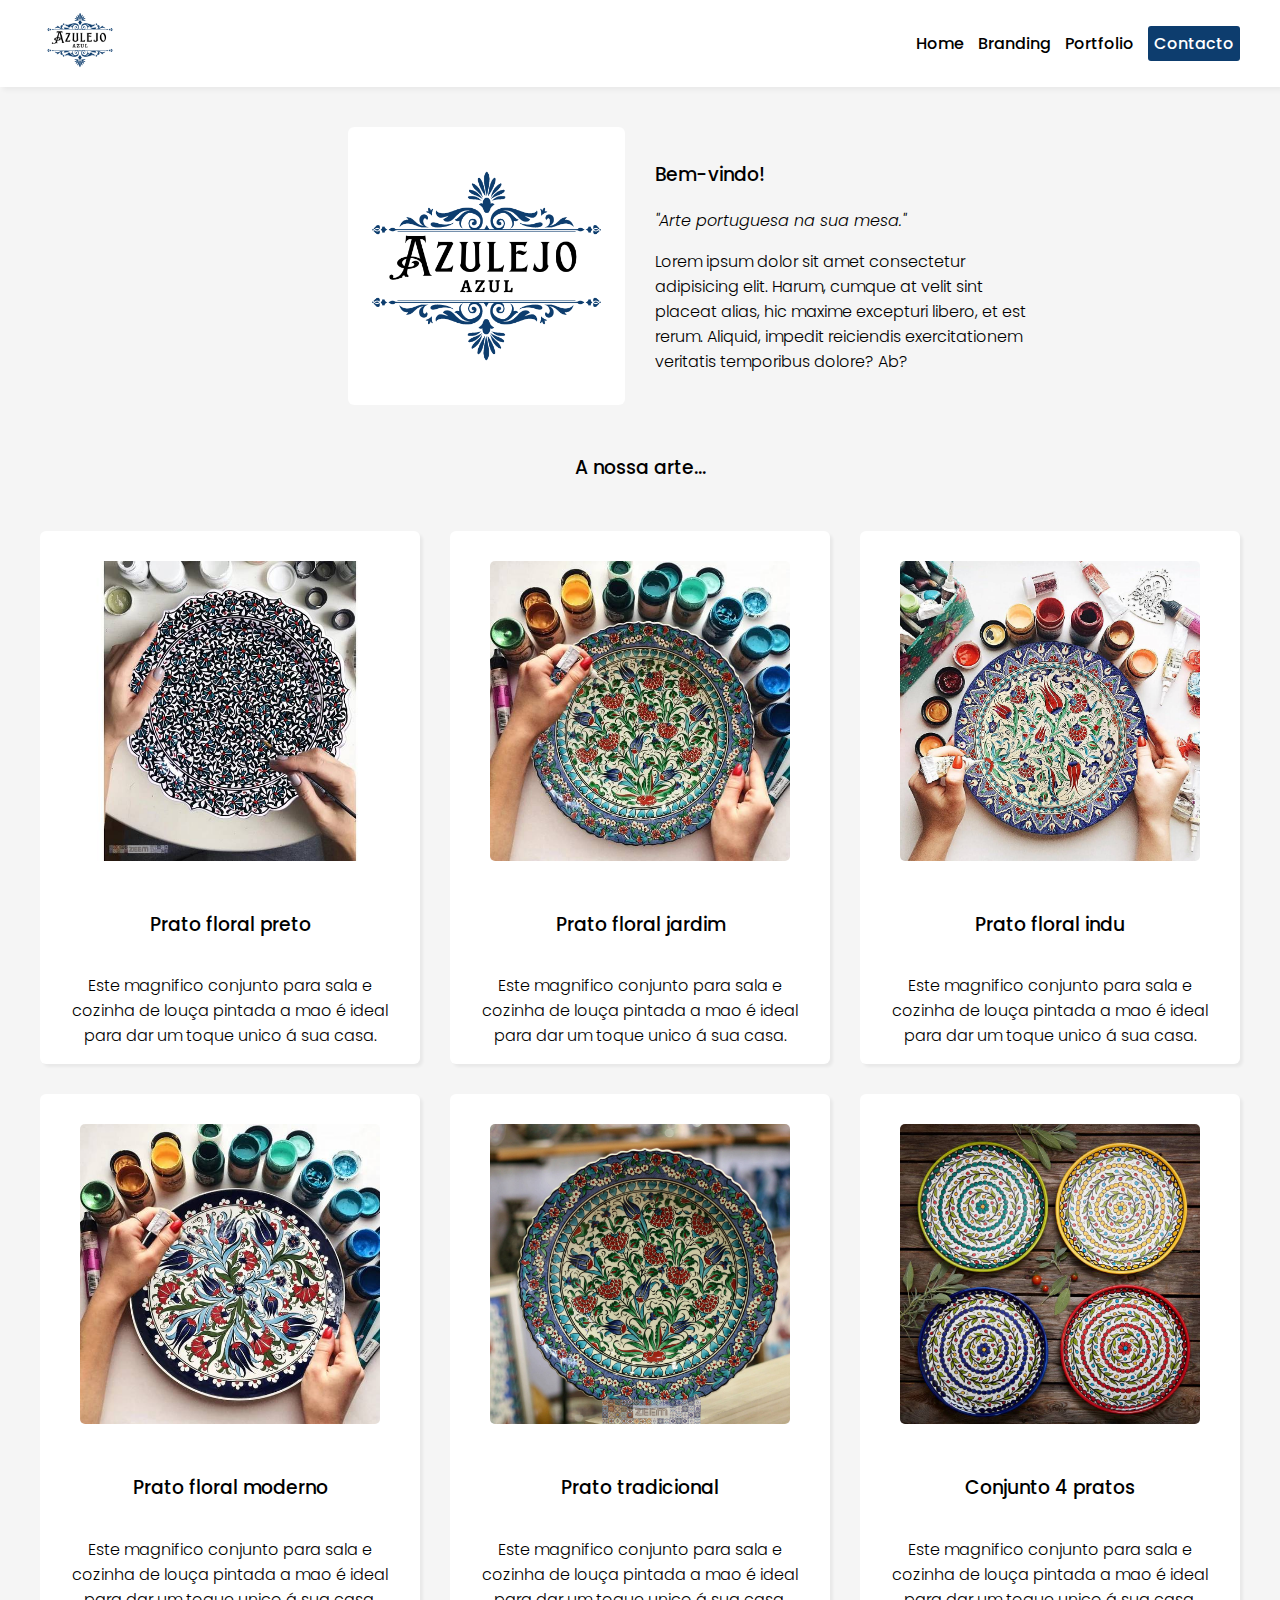
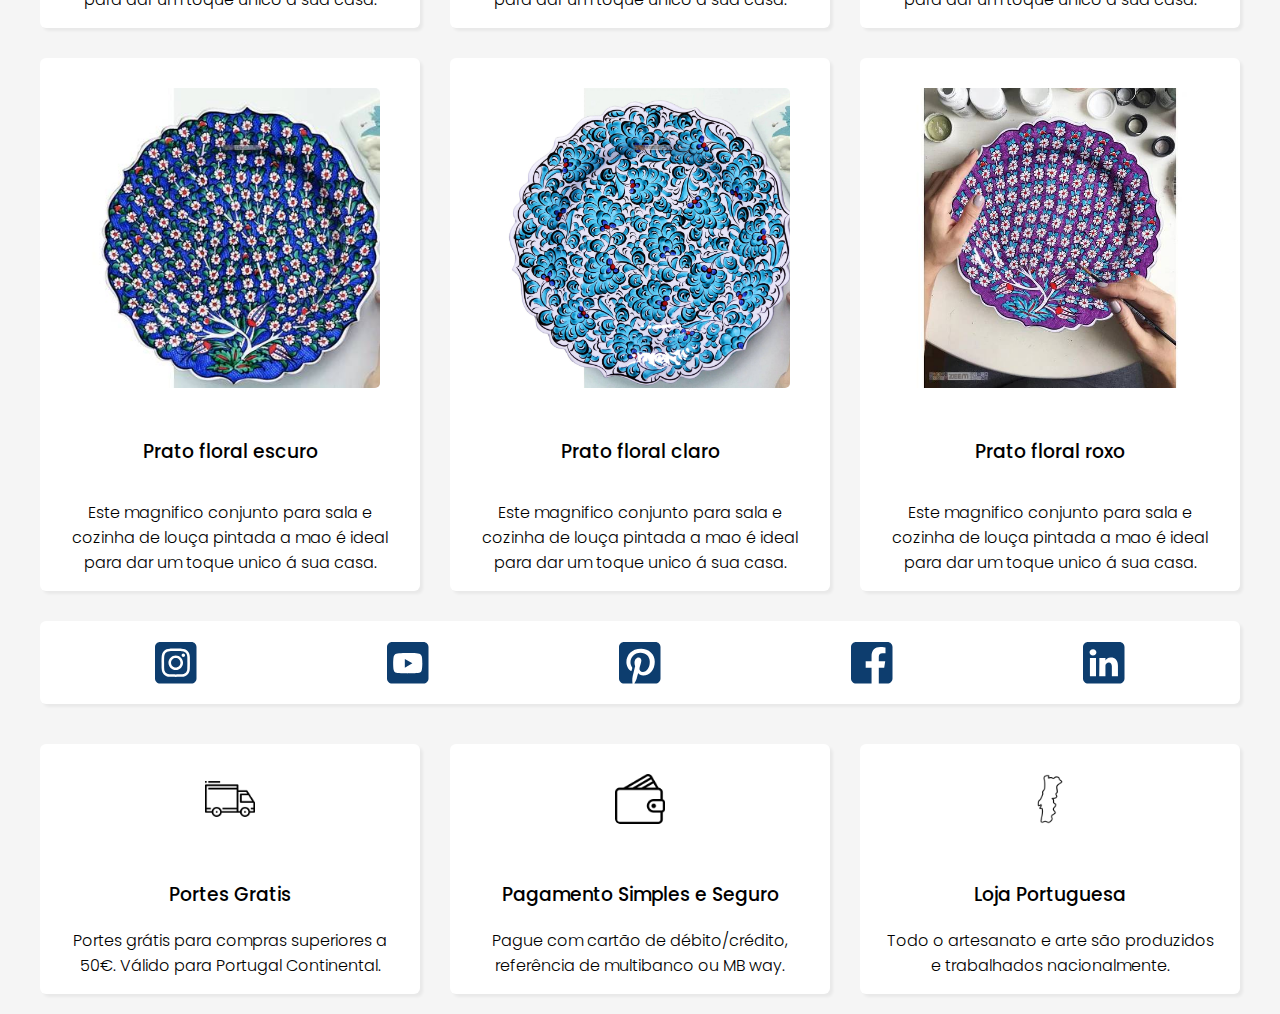
<file: index.html>
<!DOCTYPE html>
<html lang="pt">
  <head>
    <meta charset="UTF-8" />
    <meta name="viewport" content="width=device-width, initial-scale=1.0" />
    <title>Azulejo Azul</title>
    <link rel="shortcut icon" href="img/logo.png" type="image/x-icon" />
    <link rel="stylesheet" href="style.css" />
    <script src="sidebar.js"></script>
  </head>
  <body>
    <header class="grid">
      <a href="#"><img src="img/logo.png" alt="" /></a>
      <nav class="sidebar">
        <a href="#" onclick="hideSidebar()"
          ><svg
            height="24px"
            id="Layer_1"
            style="enable-background: new 0 0 512 512"
            version="1.1"
            viewBox="0 0 512 512"
            width="24px"
            xml:space="preserve"
            xmlns="http://www.w3.org/2000/svg"
            xmlns:xlink="http://www.w3.org/1999/xlink"
          >
            <path
              d="M189.3,128.4L89,233.4c-6,5.8-9,13.7-9,22.4c0,8.7,3,16.5,9,22.4l100.3,105.4c11.9,12.5,31.3,12.5,43.2,0  c11.9-12.5,11.9-32.7,0-45.2L184.4,288h217c16.9,0,30.6-14.3,30.6-32c0-17.7-13.7-32-30.6-32h-217l48.2-50.4  c11.9-12.5,11.9-32.7,0-45.2C220.6,115.9,201.3,115.9,189.3,128.4z"
            /></svg
        ></a>
        <a href="#">Home</a>
        <a href="Branding.html">Branding</a>
        <a href="portfolio.html">Portfolio</a>
        <a href="contactos.html">Contacto</a>
      </nav>
      <nav>
        <a href="#" class="hideOnMobile">Home</a>
        <a href="Branding.html" class="hideOnMobile">Branding</a>
        <a href="portfolio.html" class="hideOnMobile">Portfolio</a>
        <a href="contactos.html" id="contacto">Contacto</a>
        <a href="#" onclick="showSidebar()" class="menuButton"
          ><svg
            xmlns="http://www.w3.org/2000/svg"
            height="30px"
            viewBox="0 -960 960 960"
            width="30px"
            fill="#000000"
          >
            <path
              d="M120-240v-80h720v80H120Zm0-200v-80h720v80H120Zm0-200v-80h720v80H120Z"
            /></svg
        ></a>
      </nav>
    </header>
    <main class="grid">
      <img src="img/logo.png" alt="logo azulejo azul" id="logo" />
      <div class="welcome">
        <h3>Bem-vindo!</h3>
        <p><i>"Arte portuguesa na sua mesa."</i></p>
        <p>
          Lorem ipsum dolor sit amet consectetur adipisicing elit. Harum, cumque
          at velit sint placeat alias, hic maxime excepturi libero, et est
          rerum. Aliquid, impedit reiciendis exercitationem veritatis temporibus
          dolore? Ab?
        </p>
      </div>
      <h3 class="tgaleria">A nossa arte...</h3>
      <div class="cartao">
        <img src="img/prato9.webp" alt="" width="100px" />
        <h3>Prato floral preto</h3>
        <p>
          Este magnifico conjunto para sala e cozinha de louça pintada a mao é
          ideal para dar um toque unico á sua casa.
        </p>
      </div>
      <div class="cartao">
        <img src="img/prato1.webp" alt="" width="100px" />
        <h3>Prato floral jardim</h3>
        <p>
          Este magnifico conjunto para sala e cozinha de louça pintada a mao é
          ideal para dar um toque unico á sua casa.
        </p>
      </div>
      <div class="cartao">
        <img src="img/prato2.jpg" alt="" />
        <h3>Prato floral indu</h3>
        <p>
          Este magnifico conjunto para sala e cozinha de louça pintada a mao é
          ideal para dar um toque unico á sua casa.
        </p>
      </div>
      <div class="cartao">
        <img src="img/prato3.webp" alt="" width="100px" />
        <h3>Prato floral moderno</h3>
        <p>
          Este magnifico conjunto para sala e cozinha de louça pintada a mao é
          ideal para dar um toque unico á sua casa.
        </p>
      </div>
      <div class="cartao">
        <img src="img/prato4.webp" alt="" width="100px" />
        <h3>Prato tradicional</h3>
        <p>
          Este magnifico conjunto para sala e cozinha de louça pintada a mao é
          ideal para dar um toque unico á sua casa.
        </p>
      </div>
      <div class="cartao">
        <img src="img/prato5.webp" alt="" />
        <h3>Conjunto 4 pratos</h3>
        <p>
          Este magnifico conjunto para sala e cozinha de louça pintada a mao é
          ideal para dar um toque unico á sua casa.
        </p>
      </div>
      <div class="cartao">
        <img src="img/prato6.webp" alt="" width="100px" />
        <h3>Prato floral escuro</h3>
        <p>
          Este magnifico conjunto para sala e cozinha de louça pintada a mao é
          ideal para dar um toque unico á sua casa.
        </p>
      </div>
      <div class="cartao">
        <img src="img/prato7.webp" alt="" width="100px" />
        <h3>Prato floral claro</h3>
        <p>
          Este magnifico conjunto para sala e cozinha de louça pintada a mao é
          ideal para dar um toque unico á sua casa.
        </p>
      </div>
      <div class="cartao">
        <img src="img/prato8.webp" alt="" />
        <h3>Prato floral roxo</h3>
        <p>
          Este magnifico conjunto para sala e cozinha de louça pintada a mao é
          ideal para dar um toque unico á sua casa.
        </p>
      </div>
      <div class="socials">
        <a href=""
          ><?xml version="1.0" ?><!DOCTYPE svg PUBLIC '-//W3C//DTD SVG 1.1//EN' 'http://www.w3.org/Graphics/SVG/1.1/DTD/svg11.dtd'>
          <svg
            style="
              fill: #0d3d6e;
              fill-rule: evenodd;
              clip-rule: evenodd;
              stroke-linejoin: round;
              stroke-miterlimit: 2;
            "
            version="1.1"
            viewBox="0 0 512 512"
            width="100%"
            xml:space="preserve"
            xmlns="http://www.w3.org/2000/svg"
            xmlns:serif="http://www.serif.com/"
            xmlns:xlink="http://www.w3.org/1999/xlink"
          >
            <path
              d="M449.446,0c34.525,0 62.554,28.03 62.554,62.554l0,386.892c0,34.524 -28.03,62.554 -62.554,62.554l-386.892,0c-34.524,0 -62.554,-28.03 -62.554,-62.554l0,-386.892c0,-34.524 28.029,-62.554 62.554,-62.554l386.892,0Zm-193.446,81c-47.527,0 -53.487,0.201 -72.152,1.053c-18.627,0.85 -31.348,3.808 -42.48,8.135c-11.508,4.472 -21.267,10.456 -30.996,20.184c-9.729,9.729 -15.713,19.489 -20.185,30.996c-4.326,11.132 -7.284,23.853 -8.135,42.48c-0.851,18.665 -1.052,24.625 -1.052,72.152c0,47.527 0.201,53.487 1.052,72.152c0.851,18.627 3.809,31.348 8.135,42.48c4.472,11.507 10.456,21.267 20.185,30.996c9.729,9.729 19.488,15.713 30.996,20.185c11.132,4.326 23.853,7.284 42.48,8.134c18.665,0.852 24.625,1.053 72.152,1.053c47.527,0 53.487,-0.201 72.152,-1.053c18.627,-0.85 31.348,-3.808 42.48,-8.134c11.507,-4.472 21.267,-10.456 30.996,-20.185c9.729,-9.729 15.713,-19.489 20.185,-30.996c4.326,-11.132 7.284,-23.853 8.134,-42.48c0.852,-18.665 1.053,-24.625 1.053,-72.152c0,-47.527 -0.201,-53.487 -1.053,-72.152c-0.85,-18.627 -3.808,-31.348 -8.134,-42.48c-4.472,-11.507 -10.456,-21.267 -20.185,-30.996c-9.729,-9.728 -19.489,-15.712 -30.996,-20.184c-11.132,-4.327 -23.853,-7.285 -42.48,-8.135c-18.665,-0.852 -24.625,-1.053 -72.152,-1.053Zm0,31.532c46.727,0 52.262,0.178 70.715,1.02c17.062,0.779 26.328,3.63 32.495,6.025c8.169,3.175 13.998,6.968 20.122,13.091c6.124,6.124 9.916,11.954 13.091,20.122c2.396,6.167 5.247,15.433 6.025,32.495c0.842,18.453 1.021,23.988 1.021,70.715c0,46.727 -0.179,52.262 -1.021,70.715c-0.778,17.062 -3.629,26.328 -6.025,32.495c-3.175,8.169 -6.967,13.998 -13.091,20.122c-6.124,6.124 -11.953,9.916 -20.122,13.091c-6.167,2.396 -15.433,5.247 -32.495,6.025c-18.45,0.842 -23.985,1.021 -70.715,1.021c-46.73,0 -52.264,-0.179 -70.715,-1.021c-17.062,-0.778 -26.328,-3.629 -32.495,-6.025c-8.169,-3.175 -13.998,-6.967 -20.122,-13.091c-6.124,-6.124 -9.917,-11.953 -13.091,-20.122c-2.396,-6.167 -5.247,-15.433 -6.026,-32.495c-0.842,-18.453 -1.02,-23.988 -1.02,-70.715c0,-46.727 0.178,-52.262 1.02,-70.715c0.779,-17.062 3.63,-26.328 6.026,-32.495c3.174,-8.168 6.967,-13.998 13.091,-20.122c6.124,-6.123 11.953,-9.916 20.122,-13.091c6.167,-2.395 15.433,-5.246 32.495,-6.025c18.453,-0.842 23.988,-1.02 70.715,-1.02Zm0,53.603c-49.631,0 -89.865,40.234 -89.865,89.865c0,49.631 40.234,89.865 89.865,89.865c49.631,0 89.865,-40.234 89.865,-89.865c0,-49.631 -40.234,-89.865 -89.865,-89.865Zm0,148.198c-32.217,0 -58.333,-26.116 -58.333,-58.333c0,-32.217 26.116,-58.333 58.333,-58.333c32.217,0 58.333,26.116 58.333,58.333c0,32.217 -26.116,58.333 -58.333,58.333Zm114.416,-151.748c0,11.598 -9.403,20.999 -21.001,20.999c-11.597,0 -20.999,-9.401 -20.999,-20.999c0,-11.598 9.402,-21 20.999,-21c11.598,0 21.001,9.402 21.001,21Z"
            /></svg
        ></a>
        <a href=""
          ><?xml version="1.0" ?><!DOCTYPE svg PUBLIC '-//W3C//DTD SVG 1.1//EN' 'http://www.w3.org/Graphics/SVG/1.1/DTD/svg11.dtd'>
          <svg
            style="
              fill: #0d3d6e;
              fill-rule: evenodd;
              clip-rule: evenodd;
              stroke-linejoin: round;
              stroke-miterlimit: 2;
            "
            version="1.1"
            viewBox="0 0 512 512"
            width="100%"
            xml:space="preserve"
            xmlns="http://www.w3.org/2000/svg"
            xmlns:serif="http://www.serif.com/"
            xmlns:xlink="http://www.w3.org/1999/xlink"
          >
            <path
              d="M449.446,0c34.525,0 62.554,28.03 62.554,62.554l0,386.892c0,34.524 -28.03,62.554 -62.554,62.554l-386.892,0c-34.524,0 -62.554,-28.03 -62.554,-62.554l0,-386.892c0,-34.524 28.029,-62.554 62.554,-62.554l386.892,0Zm-20.967,175.63c-4.139,-15.489 -16.337,-27.687 -31.826,-31.826c-28.078,-7.524 -140.653,-7.524 -140.653,-7.524c0,0 -112.575,0 -140.653,7.524c-15.486,4.139 -27.686,16.337 -31.826,31.826c-7.521,28.075 -7.521,86.652 -7.521,86.652c0,0 0,58.576 7.521,86.648c4.14,15.489 16.34,27.69 31.826,31.829c28.078,7.521 140.653,7.521 140.653,7.521c0,0 112.575,0 140.653,-7.521c15.489,-4.139 27.687,-16.34 31.826,-31.829c7.521,-28.072 7.521,-86.648 7.521,-86.648c0,0 0,-58.577 -7.521,-86.652Zm-208.481,140.653l0,-108.002l93.53,54.001l-93.53,54.001Z"
            /></svg
        ></a>
        <a href=""
          ><?xml version="1.0" ?><!DOCTYPE svg PUBLIC '-//W3C//DTD SVG 1.1//EN' 'http://www.w3.org/Graphics/SVG/1.1/DTD/svg11.dtd'>
          <svg
            style="
              fill: #0d3d6e;
              fill-rule: evenodd;
              clip-rule: evenodd;
              stroke-linejoin: round;
              stroke-miterlimit: 2;
            "
            version="1.1"
            viewBox="0 0 512 512"
            width="100%"
            xml:space="preserve"
            xmlns="http://www.w3.org/2000/svg"
            xmlns:serif="http://www.serif.com/"
            xmlns:xlink="http://www.w3.org/1999/xlink"
          >
            <path
              d="M449.446,0c34.525,0 62.554,28.03 62.554,62.554l0,386.892c0,34.524 -28.03,62.554 -62.554,62.554l-260.214,0c10.837,-18.276 24.602,-44.144 30.094,-65.264c3.331,-12.822 17.073,-65.143 17.073,-65.143c8.934,17.04 35.04,31.465 62.807,31.465c82.652,0 142.199,-76.005 142.199,-170.448c0,-90.528 -73.876,-158.265 -168.937,-158.265c-118.259,0 -181.063,79.384 -181.063,165.827c0,40.192 21.397,90.228 55.623,106.161c5.192,2.415 7.969,1.351 9.164,-3.666c0.909,-3.809 5.53,-22.421 7.612,-31.077c0.665,-2.767 0.336,-5.147 -1.901,-7.86c-11.323,-13.729 -20.394,-38.983 -20.394,-62.536c0,-60.438 45.767,-118.921 123.739,-118.921c67.317,0 114.465,45.875 114.465,111.485c0,74.131 -37.438,125.487 -86.146,125.487c-26.9,0 -47.034,-22.243 -40.579,-49.52c7.727,-32.575 22.696,-67.726 22.696,-91.239c0,-21.047 -11.295,-38.601 -34.673,-38.601c-27.5,0 -49.585,28.448 -49.585,66.551c0,24.27 8.198,40.685 8.198,40.685c0,0 -27.155,114.826 -32.132,136.211c-5.51,23.659 -3.352,56.982 -0.956,78.664l0.011,0.004l-103.993,0c-34.524,0 -62.554,-28.03 -62.554,-62.554l0,-386.892c0,-34.524 28.029,-62.554 62.554,-62.554l386.892,0Z"
            /></svg
        ></a>
        <a href=""
          ><svg
            style="
              fill: #0d3d6e;
              fill-rule: evenodd;
              clip-rule: evenodd;
              stroke-linejoin: round;
              stroke-miterlimit: 2;
            "
            version="1.1"
            viewBox="0 0 512 512"
            width="100%"
            xml:space="preserve"
            xmlns="http://www.w3.org/2000/svg"
            xmlns:serif="http://www.serif.com/"
            xmlns:xlink="http://www.w3.org/1999/xlink"
          >
            <path
              d="M449.446,0c34.525,0 62.554,28.03 62.554,62.554l0,386.892c0,34.524 -28.03,62.554 -62.554,62.554l-106.468,0l0,-192.915l66.6,0l12.672,-82.621l-79.272,0l0,-53.617c0,-22.603 11.073,-44.636 46.58,-44.636l36.042,0l0,-70.34c0,0 -32.71,-5.582 -63.982,-5.582c-65.288,0 -107.96,39.569 -107.96,111.204l0,62.971l-72.573,0l0,82.621l72.573,0l0,192.915l-191.104,0c-34.524,0 -62.554,-28.03 -62.554,-62.554l0,-386.892c0,-34.524 28.029,-62.554 62.554,-62.554l386.892,0Z"
            /></svg
        ></a>
        <a href="#"
          ><svg
            style="
              fill: #0d3d6e;
              fill-rule: evenodd;
              clip-rule: evenodd;
              stroke-linejoin: round;
              stroke-miterlimit: 2;
            "
            version="1.1"
            viewBox="0 0 512 512"
            width="100%"
            xml:space="preserve"
            xmlns="http://www.w3.org/2000/svg"
            xmlns:serif="http://www.serif.com/"
            xmlns:xlink="http://www.w3.org/1999/xlink"
          >
            <path
              d="M449.446,0c34.525,0 62.554,28.03 62.554,62.554l0,386.892c0,34.524 -28.03,62.554 -62.554,62.554l-386.892,0c-34.524,0 -62.554,-28.03 -62.554,-62.554l0,-386.892c0,-34.524 28.029,-62.554 62.554,-62.554l386.892,0Zm-288.985,423.278l0,-225.717l-75.04,0l0,225.717l75.04,0Zm270.539,0l0,-129.439c0,-69.333 -37.018,-101.586 -86.381,-101.586c-39.804,0 -57.634,21.891 -67.617,37.266l0,-31.958l-75.021,0c0.995,21.181 0,225.717 0,225.717l75.02,0l0,-126.056c0,-6.748 0.486,-13.492 2.474,-18.315c5.414,-13.475 17.767,-27.434 38.494,-27.434c27.135,0 38.007,20.707 38.007,51.037l0,120.768l75.024,0Zm-307.552,-334.556c-25.674,0 -42.448,16.879 -42.448,39.002c0,21.658 16.264,39.002 41.455,39.002l0.484,0c26.165,0 42.452,-17.344 42.452,-39.002c-0.485,-22.092 -16.241,-38.954 -41.943,-39.002Z"
            /></svg
        ></a>
      </div>
    </main>
  </body>
  <footer class="grid">
    <div class="cartao">
      <img src="img/truck.png" alt="imagem de transportadora" width="50px" />
      <h3>Portes Gratis</h3>
      <p>
        Portes grátis para compras superiores a 50€. Válido para Portugal
        Continental.
      </p>
    </div>
    <div class="cartao">
      <img src="img/wallet.png" alt="imagem de uma carteira" width="50px" />
      <h3>Pagamento Simples e Seguro</h3>
      <p>
        Pague com cartão de débito/crédito, referência de multibanco ou MB way.
      </p>
    </div>
    <div class="cartao">
      <img src="img/portugal.png" alt="imagem de portugal" width="50px" />
      <h3>Loja Portuguesa</h3>
      <p>
        Todo o artesanato e arte são produzidos e trabalhados nacionalmente.
      </p>
    </div>
  </footer>
</html>
</file>
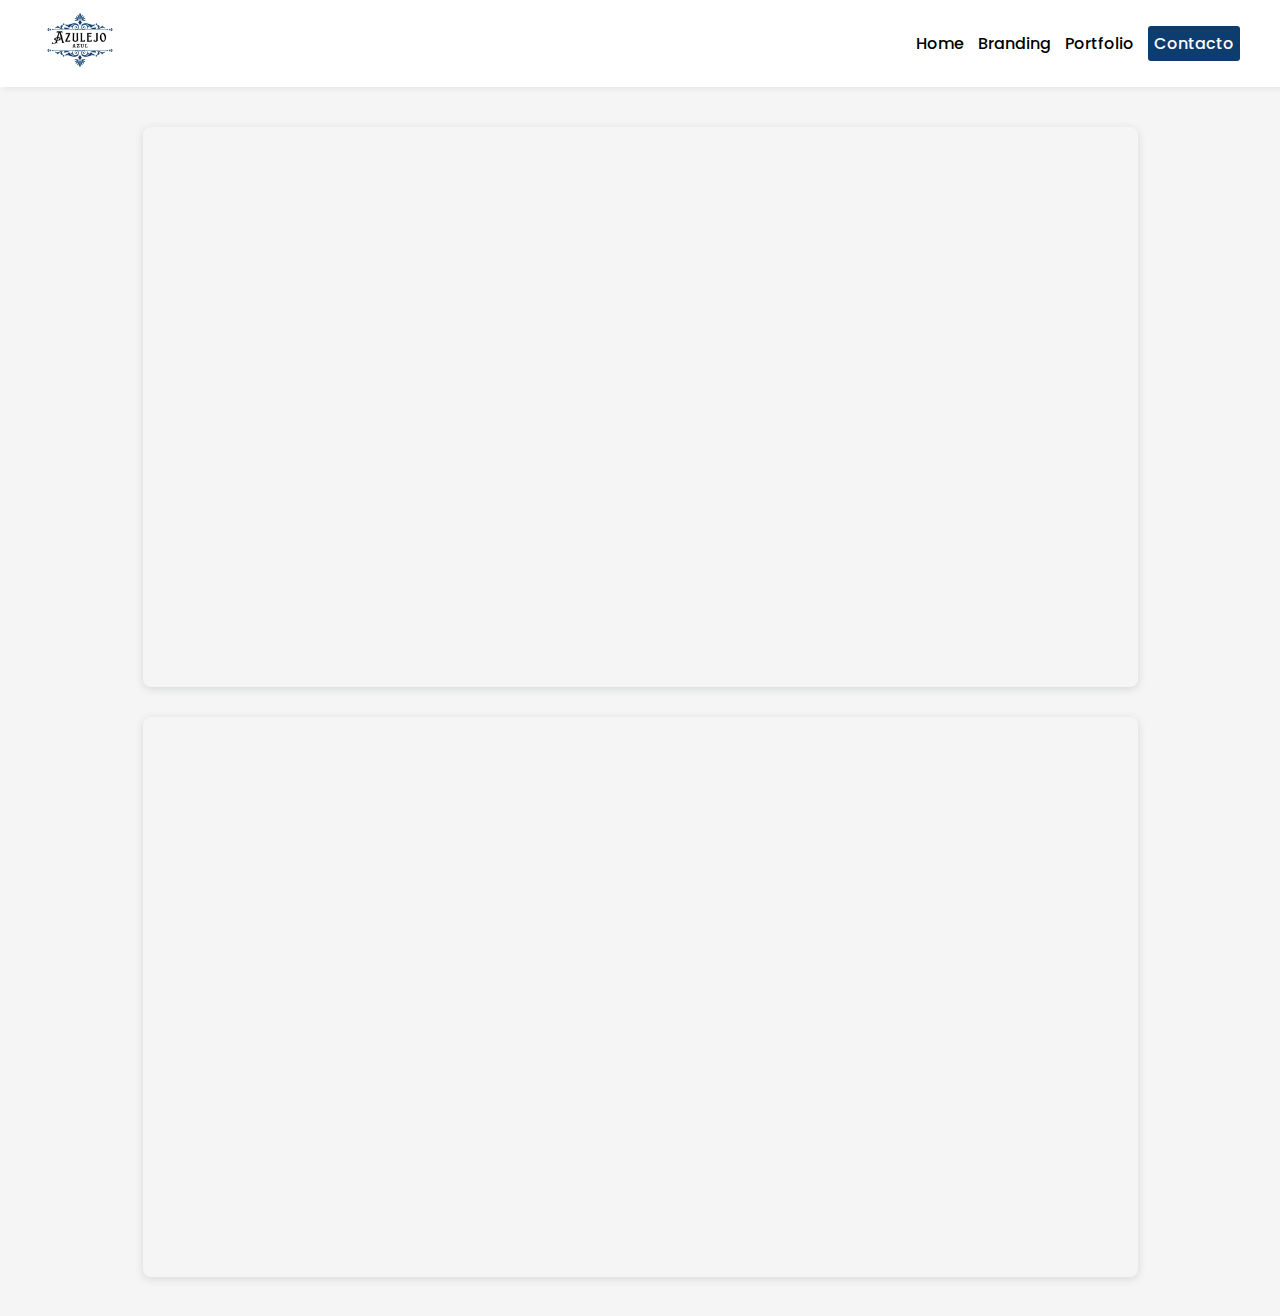
<file: Branding.html>
<!DOCTYPE html>
<html lang="pt">
  <head>
    <meta charset="UTF-8" />
    <meta name="viewport" content="width=device-width, initial-scale=1.0" />
    <title>Azulejo Azul</title>
    <link rel="shortcut icon" href="img/logo.png" type="image/x-icon" />
    <link rel="stylesheet" href="style.css" />
    <script src="sidebar.js"></script>
  </head>
  <body>
    <header class="grid">
      <a href="index.html"><img src="img/logo.png" alt=""/></a>
      <nav class="sidebar">
        <a href="#" onclick="hideSidebar()"
          ><svg
          height="24px"
          id="Layer_1"
          style="enable-background: new 0 0 512 512"
          version="1.1"
          viewBox="0 0 512 512"
          width="24px"
          xml:space="preserve"
          xmlns="http://www.w3.org/2000/svg"
          xmlns:xlink="http://www.w3.org/1999/xlink"
        >
          <path
            d="M189.3,128.4L89,233.4c-6,5.8-9,13.7-9,22.4c0,8.7,3,16.5,9,22.4l100.3,105.4c11.9,12.5,31.3,12.5,43.2,0  c11.9-12.5,11.9-32.7,0-45.2L184.4,288h217c16.9,0,30.6-14.3,30.6-32c0-17.7-13.7-32-30.6-32h-217l48.2-50.4  c11.9-12.5,11.9-32.7,0-45.2C220.6,115.9,201.3,115.9,189.3,128.4z"
          /></svg></a>
        <a href="index.html">Home</a>
        <a href="#">Branding</a>
        <a href="portfolio.html">Portfolio</a>
        <a href="contactos.html">Contactos</a>
      </nav>
      <nav>
        <a href="index.html" class="hideOnMobile">Home</a>
        <a href="#" class="hideOnMobile">Branding</a>
        <a href="portfolio.html" class="hideOnMobile">Portfolio</a>
        <a href="contactos.html" id="contacto">Contacto</a>
        <a href="#" onclick="showSidebar()" class="menuButton"
          ><svg
            xmlns="http://www.w3.org/2000/svg"
            height="30px"
            viewBox="0 -960 960 960"
            width="30px"
            fill="#000000"
          >
            <path
              d="M120-240v-80h720v80H120Zm0-200v-80h720v80H120Zm0-200v-80h720v80H120Z"/></svg></a>
      </nav>
    </header>
    <main class="grid">
        <div class="branding">
         <iframe loading="lazy" style="position: absolute; width: 100%; height: 100%; top: 0; left: 0; border: none; padding: 0;margin: 0;"
           src="https:&#x2F;&#x2F;www.canva.com&#x2F;design&#x2F;DAGNS-twFnc&#x2F;Khvt52RDc6AzhU7d0cDKYQ&#x2F;view?embed" allowfullscreen="allowfullscreen" allow="fullscreen">
         </iframe>
       </div>
       <!-- <a href="https:&#x2F;&#x2F;www.canva.com&#x2F;design&#x2F;DAGNS-twFnc&#x2F;Khvt52RDc6AzhU7d0cDKYQ&#x2F;view?utm_content=DAGNS-twFnc&amp;utm_campaign=designshare&amp;utm_medium=embeds&amp;utm_source=link" target="_blank" rel="noopener">Manual de Normas Gráficas</a> by Francisco Ferreira -->
      </div>
      <div class="branding">
        <iframe loading="lazy" style="position: absolute; width: 100%; height: 100%; top: 0; left: 0; border: none; padding: 0;margin: 0;"
          src="https:&#x2F;&#x2F;www.canva.com&#x2F;design&#x2F;DAGMUUwjzjg&#x2F;qwzOQLWXJqc8Ycgq99Lm6A&#x2F;view?embed" allowfullscreen="allowfullscreen" allow="fullscreen">
        </iframe>
      </div>
    </main>
  </body>
</html>
</file>
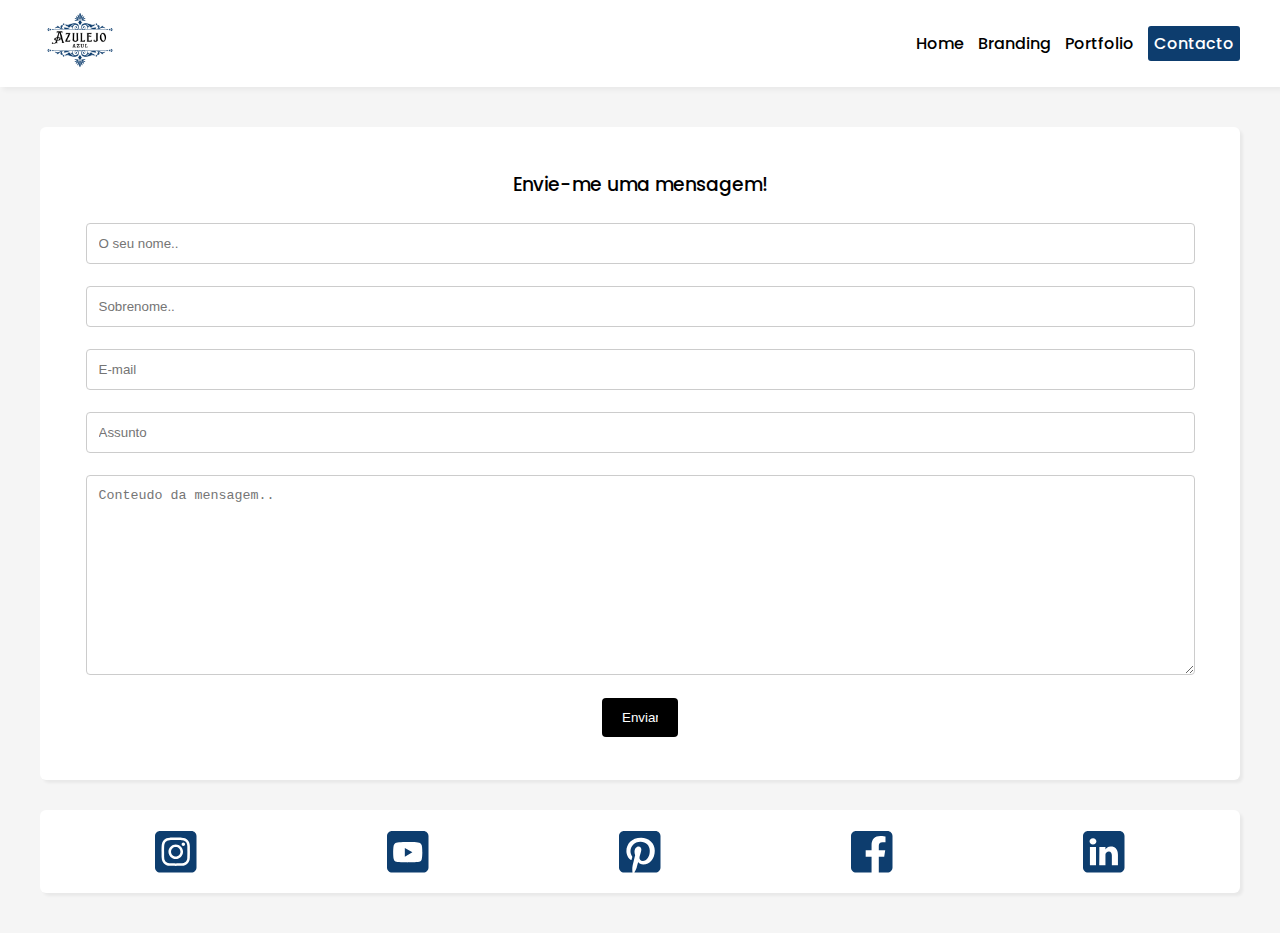
<file: contactos.html>
<!DOCTYPE html>
<html lang="pt">
  <head>
    <meta charset="UTF-8" />
    <meta name="viewport" content="width=device-width, initial-scale=1.0" />
    <title>Azulejo Azul</title>
    <link rel="shortcut icon" href="img/logo.png" type="image/x-icon" />
    <link rel="stylesheet" href="style.css" />
    <script src="sidebar.js"></script>
  </head>
  <body>
    <header class="grid">
      <a href="index.html"><img src="img/logo.png" alt="" /></a>
      <nav class="sidebar">
        <a href="#" onclick="hideSidebar()"
          ><svg
            height="24px"
            id="Layer_1"
            style="enable-background: new 0 0 512 512"
            version="1.1"
            viewBox="0 0 512 512"
            width="24px"
            xml:space="preserve"
            xmlns="http://www.w3.org/2000/svg"
            xmlns:xlink="http://www.w3.org/1999/xlink"
          >
            <path
              d="M189.3,128.4L89,233.4c-6,5.8-9,13.7-9,22.4c0,8.7,3,16.5,9,22.4l100.3,105.4c11.9,12.5,31.3,12.5,43.2,0  c11.9-12.5,11.9-32.7,0-45.2L184.4,288h217c16.9,0,30.6-14.3,30.6-32c0-17.7-13.7-32-30.6-32h-217l48.2-50.4  c11.9-12.5,11.9-32.7,0-45.2C220.6,115.9,201.3,115.9,189.3,128.4z"
            /></svg
        ></a>
        <a href="index.html">Home</a>
        <a href="Branding.html">Branding</a>
        <a href="portfolio.html">Portfolio</a>
        <a href="#">Contactos</a>
      </nav>
      <nav>
        <a href="index.html" class="hideOnMobile">Home</a>
        <a href="Branding.html" class="hideOnMobile">Branding</a>
        <a href="portfolio.html" class="hideOnMobile">Portfolio</a>
        <a href="#" id="contacto">Contacto</a>
        <a href="#" onclick="showSidebar()" class="menuButton"
          ><svg
            xmlns="http://www.w3.org/2000/svg"
            height="30px"
            viewBox="0 -960 960 960"
            width="30px"
            fill="#000000"
          >
            <path
              d="M120-240v-80h720v80H120Zm0-200v-80h720v80H120Zm0-200v-80h720v80H120Z"
            /></svg
        ></a>
      </nav>
    </header>
    <main class="grid">
      <div class="cartao_contacto">
        <h3>Envie-me uma mensagem!</h3>
        <form action="action_page.php">
          <input
            type="text"
            id="fname"
            name="firstname"
            placeholder="O seu nome.."
          />
          <input
            type="text"
            id="lname"
            name="lastname"
            placeholder="Sobrenome.."
          />
          <input type="email" id="lname" name="lastname" placeholder="E-mail" />
          <input type="text" id="lname" name="lastname" placeholder="Assunto" />
          <textarea
            id="subject"
            name="subject"
            placeholder="Conteudo da mensagem.."
            style="height: 200px"
          ></textarea>

          <input value="Enviar" onclick="window.location.reload();" />
        </form>
      </div>
      <div class="socials">
        <a href=""
          ><?xml version="1.0" ?><!DOCTYPE svg PUBLIC '-//W3C//DTD SVG 1.1//EN' 'http://www.w3.org/Graphics/SVG/1.1/DTD/svg11.dtd'>
          <svg
            style="
              fill: #0d3d6e;
              fill-rule: evenodd;
              clip-rule: evenodd;
              stroke-linejoin: round;
              stroke-miterlimit: 2;
            "
            version="1.1"
            viewBox="0 0 512 512"
            width="100%"
            xml:space="preserve"
            xmlns="http://www.w3.org/2000/svg"
            xmlns:serif="http://www.serif.com/"
            xmlns:xlink="http://www.w3.org/1999/xlink"
          >
            <path
              d="M449.446,0c34.525,0 62.554,28.03 62.554,62.554l0,386.892c0,34.524 -28.03,62.554 -62.554,62.554l-386.892,0c-34.524,0 -62.554,-28.03 -62.554,-62.554l0,-386.892c0,-34.524 28.029,-62.554 62.554,-62.554l386.892,0Zm-193.446,81c-47.527,0 -53.487,0.201 -72.152,1.053c-18.627,0.85 -31.348,3.808 -42.48,8.135c-11.508,4.472 -21.267,10.456 -30.996,20.184c-9.729,9.729 -15.713,19.489 -20.185,30.996c-4.326,11.132 -7.284,23.853 -8.135,42.48c-0.851,18.665 -1.052,24.625 -1.052,72.152c0,47.527 0.201,53.487 1.052,72.152c0.851,18.627 3.809,31.348 8.135,42.48c4.472,11.507 10.456,21.267 20.185,30.996c9.729,9.729 19.488,15.713 30.996,20.185c11.132,4.326 23.853,7.284 42.48,8.134c18.665,0.852 24.625,1.053 72.152,1.053c47.527,0 53.487,-0.201 72.152,-1.053c18.627,-0.85 31.348,-3.808 42.48,-8.134c11.507,-4.472 21.267,-10.456 30.996,-20.185c9.729,-9.729 15.713,-19.489 20.185,-30.996c4.326,-11.132 7.284,-23.853 8.134,-42.48c0.852,-18.665 1.053,-24.625 1.053,-72.152c0,-47.527 -0.201,-53.487 -1.053,-72.152c-0.85,-18.627 -3.808,-31.348 -8.134,-42.48c-4.472,-11.507 -10.456,-21.267 -20.185,-30.996c-9.729,-9.728 -19.489,-15.712 -30.996,-20.184c-11.132,-4.327 -23.853,-7.285 -42.48,-8.135c-18.665,-0.852 -24.625,-1.053 -72.152,-1.053Zm0,31.532c46.727,0 52.262,0.178 70.715,1.02c17.062,0.779 26.328,3.63 32.495,6.025c8.169,3.175 13.998,6.968 20.122,13.091c6.124,6.124 9.916,11.954 13.091,20.122c2.396,6.167 5.247,15.433 6.025,32.495c0.842,18.453 1.021,23.988 1.021,70.715c0,46.727 -0.179,52.262 -1.021,70.715c-0.778,17.062 -3.629,26.328 -6.025,32.495c-3.175,8.169 -6.967,13.998 -13.091,20.122c-6.124,6.124 -11.953,9.916 -20.122,13.091c-6.167,2.396 -15.433,5.247 -32.495,6.025c-18.45,0.842 -23.985,1.021 -70.715,1.021c-46.73,0 -52.264,-0.179 -70.715,-1.021c-17.062,-0.778 -26.328,-3.629 -32.495,-6.025c-8.169,-3.175 -13.998,-6.967 -20.122,-13.091c-6.124,-6.124 -9.917,-11.953 -13.091,-20.122c-2.396,-6.167 -5.247,-15.433 -6.026,-32.495c-0.842,-18.453 -1.02,-23.988 -1.02,-70.715c0,-46.727 0.178,-52.262 1.02,-70.715c0.779,-17.062 3.63,-26.328 6.026,-32.495c3.174,-8.168 6.967,-13.998 13.091,-20.122c6.124,-6.123 11.953,-9.916 20.122,-13.091c6.167,-2.395 15.433,-5.246 32.495,-6.025c18.453,-0.842 23.988,-1.02 70.715,-1.02Zm0,53.603c-49.631,0 -89.865,40.234 -89.865,89.865c0,49.631 40.234,89.865 89.865,89.865c49.631,0 89.865,-40.234 89.865,-89.865c0,-49.631 -40.234,-89.865 -89.865,-89.865Zm0,148.198c-32.217,0 -58.333,-26.116 -58.333,-58.333c0,-32.217 26.116,-58.333 58.333,-58.333c32.217,0 58.333,26.116 58.333,58.333c0,32.217 -26.116,58.333 -58.333,58.333Zm114.416,-151.748c0,11.598 -9.403,20.999 -21.001,20.999c-11.597,0 -20.999,-9.401 -20.999,-20.999c0,-11.598 9.402,-21 20.999,-21c11.598,0 21.001,9.402 21.001,21Z"
            /></svg
        ></a>
        <a href=""
          ><?xml version="1.0" ?><!DOCTYPE svg PUBLIC '-//W3C//DTD SVG 1.1//EN' 'http://www.w3.org/Graphics/SVG/1.1/DTD/svg11.dtd'>
          <svg
            style="
              fill: #0d3d6e;
              fill-rule: evenodd;
              clip-rule: evenodd;
              stroke-linejoin: round;
              stroke-miterlimit: 2;
            "
            version="1.1"
            viewBox="0 0 512 512"
            width="100%"
            xml:space="preserve"
            xmlns="http://www.w3.org/2000/svg"
            xmlns:serif="http://www.serif.com/"
            xmlns:xlink="http://www.w3.org/1999/xlink"
          >
            <path
              d="M449.446,0c34.525,0 62.554,28.03 62.554,62.554l0,386.892c0,34.524 -28.03,62.554 -62.554,62.554l-386.892,0c-34.524,0 -62.554,-28.03 -62.554,-62.554l0,-386.892c0,-34.524 28.029,-62.554 62.554,-62.554l386.892,0Zm-20.967,175.63c-4.139,-15.489 -16.337,-27.687 -31.826,-31.826c-28.078,-7.524 -140.653,-7.524 -140.653,-7.524c0,0 -112.575,0 -140.653,7.524c-15.486,4.139 -27.686,16.337 -31.826,31.826c-7.521,28.075 -7.521,86.652 -7.521,86.652c0,0 0,58.576 7.521,86.648c4.14,15.489 16.34,27.69 31.826,31.829c28.078,7.521 140.653,7.521 140.653,7.521c0,0 112.575,0 140.653,-7.521c15.489,-4.139 27.687,-16.34 31.826,-31.829c7.521,-28.072 7.521,-86.648 7.521,-86.648c0,0 0,-58.577 -7.521,-86.652Zm-208.481,140.653l0,-108.002l93.53,54.001l-93.53,54.001Z"
            /></svg
        ></a>
        <a href=""
          ><?xml version="1.0" ?><!DOCTYPE svg PUBLIC '-//W3C//DTD SVG 1.1//EN' 'http://www.w3.org/Graphics/SVG/1.1/DTD/svg11.dtd'>
          <svg
            style="
              fill: #0d3d6e;
              fill-rule: evenodd;
              clip-rule: evenodd;
              stroke-linejoin: round;
              stroke-miterlimit: 2;
            "
            version="1.1"
            viewBox="0 0 512 512"
            width="100%"
            xml:space="preserve"
            xmlns="http://www.w3.org/2000/svg"
            xmlns:serif="http://www.serif.com/"
            xmlns:xlink="http://www.w3.org/1999/xlink"
          >
            <path
              d="M449.446,0c34.525,0 62.554,28.03 62.554,62.554l0,386.892c0,34.524 -28.03,62.554 -62.554,62.554l-260.214,0c10.837,-18.276 24.602,-44.144 30.094,-65.264c3.331,-12.822 17.073,-65.143 17.073,-65.143c8.934,17.04 35.04,31.465 62.807,31.465c82.652,0 142.199,-76.005 142.199,-170.448c0,-90.528 -73.876,-158.265 -168.937,-158.265c-118.259,0 -181.063,79.384 -181.063,165.827c0,40.192 21.397,90.228 55.623,106.161c5.192,2.415 7.969,1.351 9.164,-3.666c0.909,-3.809 5.53,-22.421 7.612,-31.077c0.665,-2.767 0.336,-5.147 -1.901,-7.86c-11.323,-13.729 -20.394,-38.983 -20.394,-62.536c0,-60.438 45.767,-118.921 123.739,-118.921c67.317,0 114.465,45.875 114.465,111.485c0,74.131 -37.438,125.487 -86.146,125.487c-26.9,0 -47.034,-22.243 -40.579,-49.52c7.727,-32.575 22.696,-67.726 22.696,-91.239c0,-21.047 -11.295,-38.601 -34.673,-38.601c-27.5,0 -49.585,28.448 -49.585,66.551c0,24.27 8.198,40.685 8.198,40.685c0,0 -27.155,114.826 -32.132,136.211c-5.51,23.659 -3.352,56.982 -0.956,78.664l0.011,0.004l-103.993,0c-34.524,0 -62.554,-28.03 -62.554,-62.554l0,-386.892c0,-34.524 28.029,-62.554 62.554,-62.554l386.892,0Z"
            /></svg
        ></a>
        <a href=""
          ><svg
            style="
              fill: #0d3d6e;
              fill-rule: evenodd;
              clip-rule: evenodd;
              stroke-linejoin: round;
              stroke-miterlimit: 2;
            "
            version="1.1"
            viewBox="0 0 512 512"
            width="100%"
            xml:space="preserve"
            xmlns="http://www.w3.org/2000/svg"
            xmlns:serif="http://www.serif.com/"
            xmlns:xlink="http://www.w3.org/1999/xlink"
          >
            <path
              d="M449.446,0c34.525,0 62.554,28.03 62.554,62.554l0,386.892c0,34.524 -28.03,62.554 -62.554,62.554l-106.468,0l0,-192.915l66.6,0l12.672,-82.621l-79.272,0l0,-53.617c0,-22.603 11.073,-44.636 46.58,-44.636l36.042,0l0,-70.34c0,0 -32.71,-5.582 -63.982,-5.582c-65.288,0 -107.96,39.569 -107.96,111.204l0,62.971l-72.573,0l0,82.621l72.573,0l0,192.915l-191.104,0c-34.524,0 -62.554,-28.03 -62.554,-62.554l0,-386.892c0,-34.524 28.029,-62.554 62.554,-62.554l386.892,0Z"
            /></svg
        ></a>
        <a href="#"
          ><svg
            style="
              fill: #0d3d6e;
              fill-rule: evenodd;
              clip-rule: evenodd;
              stroke-linejoin: round;
              stroke-miterlimit: 2;
            "
            version="1.1"
            viewBox="0 0 512 512"
            width="100%"
            xml:space="preserve"
            xmlns="http://www.w3.org/2000/svg"
            xmlns:serif="http://www.serif.com/"
            xmlns:xlink="http://www.w3.org/1999/xlink"
          >
            <path
              d="M449.446,0c34.525,0 62.554,28.03 62.554,62.554l0,386.892c0,34.524 -28.03,62.554 -62.554,62.554l-386.892,0c-34.524,0 -62.554,-28.03 -62.554,-62.554l0,-386.892c0,-34.524 28.029,-62.554 62.554,-62.554l386.892,0Zm-288.985,423.278l0,-225.717l-75.04,0l0,225.717l75.04,0Zm270.539,0l0,-129.439c0,-69.333 -37.018,-101.586 -86.381,-101.586c-39.804,0 -57.634,21.891 -67.617,37.266l0,-31.958l-75.021,0c0.995,21.181 0,225.717 0,225.717l75.02,0l0,-126.056c0,-6.748 0.486,-13.492 2.474,-18.315c5.414,-13.475 17.767,-27.434 38.494,-27.434c27.135,0 38.007,20.707 38.007,51.037l0,120.768l75.024,0Zm-307.552,-334.556c-25.674,0 -42.448,16.879 -42.448,39.002c0,21.658 16.264,39.002 41.455,39.002l0.484,0c26.165,0 42.452,-17.344 42.452,-39.002c-0.485,-22.092 -16.241,-38.954 -41.943,-39.002Z"
            /></svg
        ></a>
      </div>
    </main>
  </body>
</html>
</file>
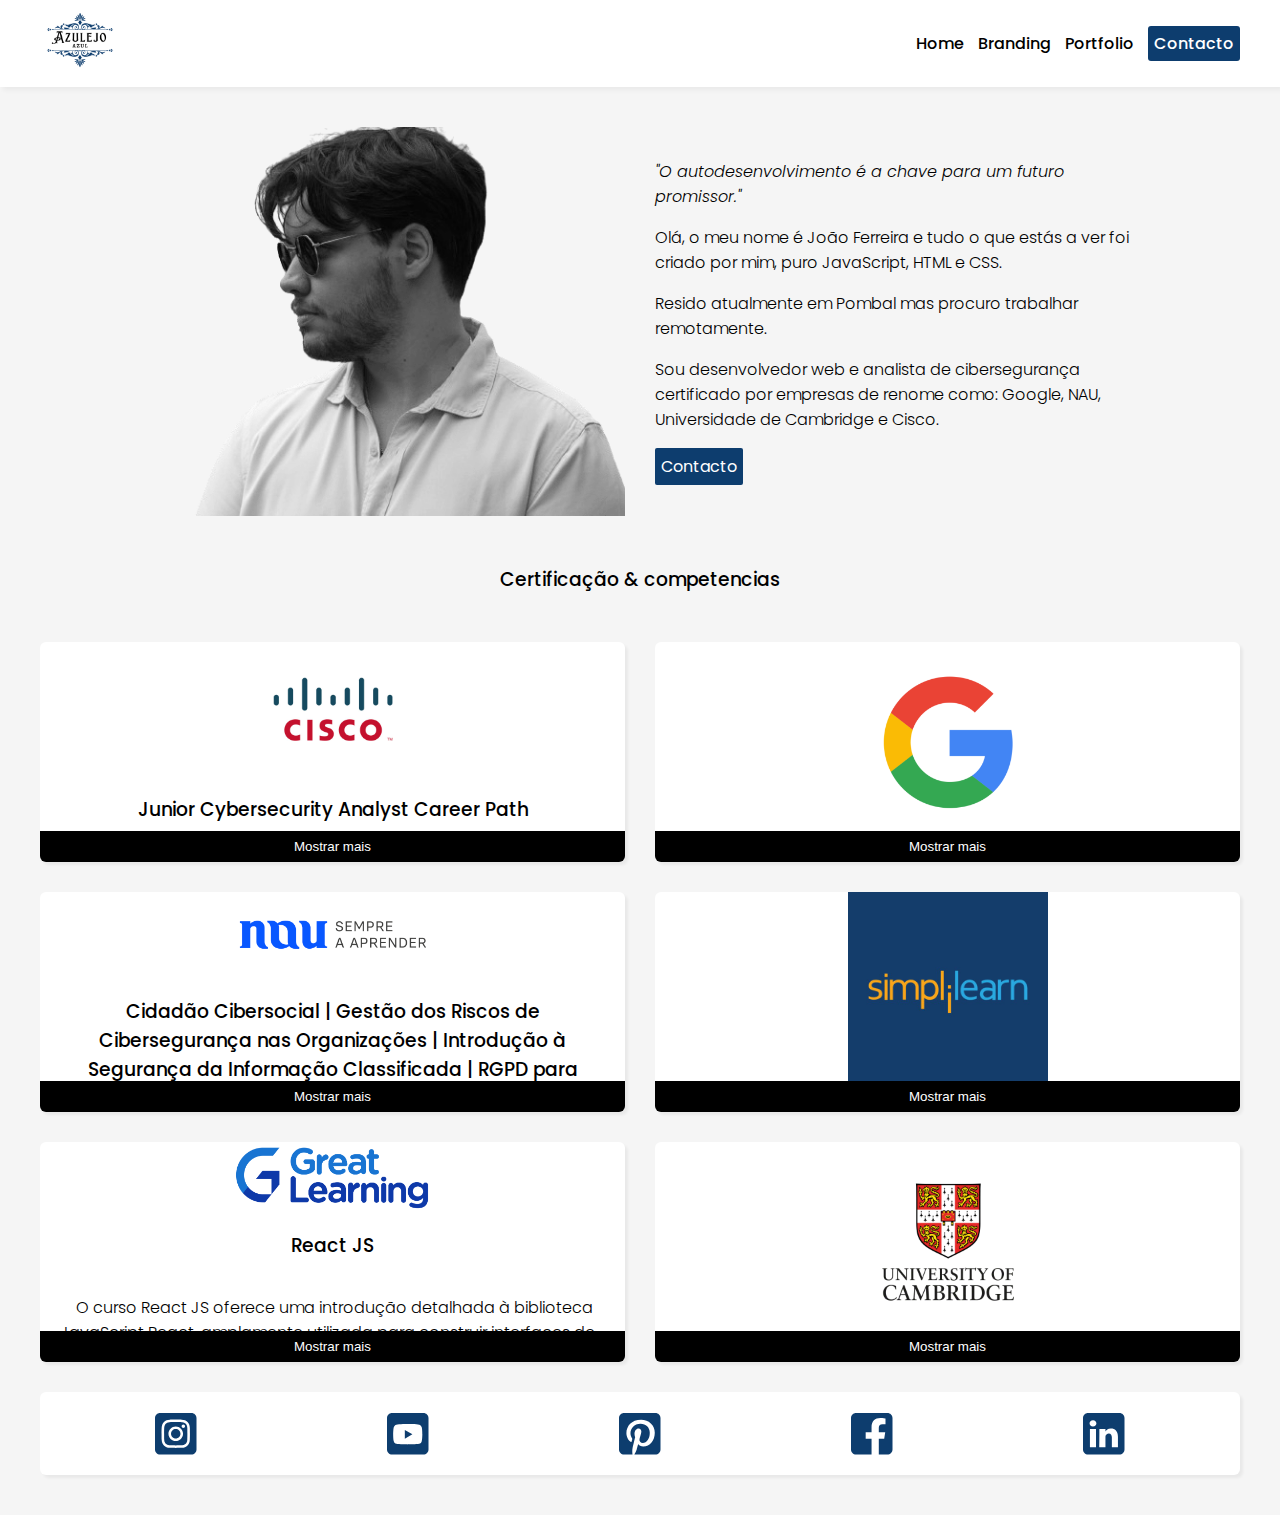
<file: portfolio.html>
<!DOCTYPE html>
<html lang="pt">
  <head>
    <meta charset="UTF-8" />
    <meta name="viewport" content="width=device-width, initial-scale=1.0" />
    <title>Azulejo Azul</title>
    <link rel="shortcut icon" href="img/logo.png" type="image/x-icon" />
    <link rel="stylesheet" href="style.css" />
    <script src="sidebar.js"></script>
  </head>
  <body>
    <header class="grid">
      <a href="index.html"><img src="img/logo.png" alt=""/></a>
      <nav class="sidebar">
        <a href="#" onclick="hideSidebar()"
          ><svg
          height="24px"
          id="Layer_1"
          style="enable-background: new 0 0 512 512"
          version="1.1"
          viewBox="0 0 512 512"
          width="24px"
          xml:space="preserve"
          xmlns="http://www.w3.org/2000/svg"
          xmlns:xlink="http://www.w3.org/1999/xlink"
        >
          <path
            d="M189.3,128.4L89,233.4c-6,5.8-9,13.7-9,22.4c0,8.7,3,16.5,9,22.4l100.3,105.4c11.9,12.5,31.3,12.5,43.2,0  c11.9-12.5,11.9-32.7,0-45.2L184.4,288h217c16.9,0,30.6-14.3,30.6-32c0-17.7-13.7-32-30.6-32h-217l48.2-50.4  c11.9-12.5,11.9-32.7,0-45.2C220.6,115.9,201.3,115.9,189.3,128.4z"
          /></svg></a>
        <a href="index.html">Home</a>
        <a href="Branding.html">Branding</a>
        <a href="#">Portfolio</a>
        <a href="contactos.html">Contacto</a>
      </nav>
      <nav>
        <a href="index.html" class="hideOnMobile">Home</a>
        <a href="Branding.html" class="hideOnMobile">Branding</a>
        <a href="#" class="hideOnMobile">Portfolio</a>
        <a href="contactos.html" id="contacto">Contacto</a>
        <a href="#" onclick="showSidebar()" class="menuButton"
          ><svg
            xmlns="http://www.w3.org/2000/svg"
            height="30px"
            viewBox="0 -960 960 960"
            width="30px"
            fill="#000000"
          >
            <path
              d="M120-240v-80h720v80H120Zm0-200v-80h720v80H120Zm0-200v-80h720v80H120Z"
            /></svg></a>
      </nav>
    </header>
    <main class="grid">
      <img src="img/1164-removebg-preview.png" alt="logo azulejo azul" id="perfil"/>
      <div id="sobremim">
        <p id="sitacao"><i>"O autodesenvolvimento é a chave para um futuro promissor."</i>        </p>
          <p>Olá, o meu nome é João Ferreira e tudo o que estás a ver foi criado por mim, puro JavaScript, HTML e CSS.</p>
          <p>
          Resido atualmente em Pombal mas procuro trabalhar remotamente.
          </p>
          <p>Sou desenvolvedor web e analista de cibersegurança certificado por
          empresas de renome como: Google, NAU, Universidade de Cambridge e
          Cisco.</p>
        <a href="contactos.html" id="contacto-button">Contacto</a>
      </div>
      <h3 class="tgaleria">Certificação & competencias</h3>
      <div class="cartao_s" id="expandableBox">
        <img src="img/logo_cisco.jpg" alt="" width="100px" />
        <h3>Junior Cybersecurity Analyst Career Path</h3>
        <p>
          O curso Junior Cybersecurity Analyst Career Path da Cisco prepara
          iniciantes para a cibersegurança, cobrindo fundamentos como análise de
          ameaças, monitoramento de redes e resposta a incidentes, oferecendo
          uma base sólida para carreiras e certificações na área.
        </p>
        <p class="poppins-regular">Competências técnicas adquiridas:</p>

        <ul>
          <li>
            Análise de Ameaças e Vulnerabilidades: Identificar e avaliar ameaças
            e vulnerabilidades em sistemas e redes.
          </li>
          <li>
            Monitoramento de Redes: Usar ferramentas para monitorar o tráfego de
            rede e detectar atividades suspeitas.
          </li>
          <li>
            Resposta a Incidentes: Implementar procedimentos para responder a
            incidentes de segurança e mitigar seus impactos.
          </li>
          <li>
            Segurança de Sistemas e Dados: Aplicar práticas para proteger
            sistemas e dados contra acessos não autorizados e ataques.
          </li>
          <li>
            Uso de Ferramentas de Cibersegurança: Utilizar ferramentas comuns
            para análise e proteção de redes e sistemas.
          </li>
          <li>
            Gerenciamento de Riscos: Avaliar e gerenciar riscos de segurança
            para proteger a integridade dos sistemas.
          </li>
          <li>
            Princípios de Segurança de Rede: Compreender e aplicar princípios
            básicos de segurança para redes.
          </li>
        </ul>
        <button class="expand-btn" id="expandBtn" onclick="toggleExpand()">
          Mostrar mais
        </button>
      </div>
      <div class="cartao_s" id="expandableBox">
        <img src="img/i606944.webp" alt="" width="100px" />
        <h3>Foundations of Cybersecurity</h3>
        <p>
          O curso Foundations of Cybersecurity da Google oferece uma introdução
          aos princípios de cibersegurança, cobrindo o impacto dos ataques,
          responsabilidades de um analista, domínios de segurança, frameworks,
          ética, e as principais ferramentas usadas na proteção e resposta a
          ameaças.
        </p>

        <p class="poppins-regular">Competências técnicas adquiridas:</p>

        <ul>
          <li>
            Identificação de Impactos de Ataques de Segurança: Entendimento de
            como ataques cibernéticos afetam os negócios.
          </li>
          <li>
            Responsabilidades de um Analista de Cibersegurança: Conhecimento das
            funções e habilidades de um analista de cibersegurança de nível
            inicial.
          </li>
          <li>
            Evolução da Cibersegurança: Reconhecimento do impacto de ataques
            históricos no desenvolvimento da cibersegurança.
          </li>
          <li>
            Domínios de Segurança do CISSP: Conhecimento dos oito principais
            domínios de segurança.
          </li>
          <li>
            Identificação de Domínios, Frameworks e Controles de Segurança:
            Capacidade de identificar e aplicar frameworks e controles de
            segurança.
          </li>
          <li>
            Ética em Segurança Cibernética: Compreensão dos princípios éticos na
            cibersegurança.
          </li>
          <li>
            Ferramentas de Cibersegurança: Familiaridade com ferramentas comuns
            usadas por analistas para proteção e resposta a ameaças.
          </li>
        </ul>
        <button class="expand-btn">Mostrar mais</button>
      </div>
      <div class="cartao_s" id="expandableBox">
        <img src="img/nau-sempre-a-aprender.png" alt="" />
        <h3>
          Cidadão Cibersocial | Gestão dos Riscos de Cibersegurança nas
          Organizações | Introdução à Segurança da Informação Classificada |
          RGPD para Cidadãos Atentos | Cidadão Ciberinformado | Cidadão
          Ciberseguro
        </h3>
          Cidadão Cibersocial: Foca nas interações seguras e éticas no meio
          digital, promovendo a cidadania responsável online. </p>
          <p>Gestão dos Riscos de Cibersegurança nas Organizações: Explora
          estratégias para identificar e mitigar riscos de segurança cibernética
          em ambientes organizacionais.</p>
          <p>Introdução à Segurança da Informação Classificada: Trata das melhores
          práticas na proteção de informações sensíveis e classificadas em
          ambientes corporativos e governamentais.</p>
          <p>RGPD para Cidadãos Atentos: Apresenta os princípios fundamentais do
          Regulamento Geral de Proteção de Dados (RGPD), promovendo a
          conscientização sobre a proteção de dados pessoais.</p>
          <p>Cidadão Ciberinformado: Ensina a identificar e combater a
          desinformação online, capacitando os participantes a serem
          consumidores críticos de informações.</p>
          <p>Cidadão Ciberseguro: Foca nas práticas de segurança cibernética para
          proteger informações pessoais e evitar ameaças digitais.</p>
          <p class="poppins-regular">Competências técnicas adquiridas:</p>
          <ul>
            <li>
              Identificação e mitigação de riscos cibernéticos
            </li>
            <li>
              Proteção de informações classificadas
            </li>
            <li>
              Conformidade com o RGPD e boas práticas de proteção de dados
            </li>
            <li>
              Navegação segura e combate à desinformação
            </li>
            <li>
              Adoção de práticas seguras no ambiente digital
            </li>
            <li>
              Gestão de cibersegurança em organizações
            </li>
          </ul>
        <button class="expand-btn">Mostrar mais</button>
      </div>
      <div class="cartao_s" id="expandableBox">
        <img src="img/simplilearn.jpg" alt="" width="100px" />
        <h3>Introduction to Figma course | Basic Introduction to Linux Course </h3>
        <p>
          Introduction to Figma: Ensina as funcionalidades básicas da ferramenta de design Figma, utilizada para criar interfaces de usuário colaborativas e protótipos, com foco em UX/UI design.
        </p>
        <p>
          Basic Introduction to Linux: Apresenta os fundamentos do sistema operacional Linux, incluindo a navegação pela linha de comando, gerenciamento de arquivos e permissões, e conceitos básicos de administração de sistemas.
        </p>
        <p class="poppins-regular">Competências técnicas adquiridas:</p>
        <ul>
          <li>
            Uso básico e intermediário do Figma para design de interfaces e prototipagem colaborativa
          </li>
          <li>
            Conhecimento de ferramentas e fluxos de trabalho em UX/UI
          </li>
          <li>
            Navegação pela linha de comando do Linux
          </li>
          <li>
            Gerenciamento de arquivos e permissões no Linux
          </li>
          <li>
            Conceitos fundamentais de administração de sistemas Linux
          </li>
        </ul>
        <button class="expand-btn">Mostrar mais</button>
      </div>
      <div class="cartao_s" id="expandableBox">
        <img
          src="img/GL logo with transparent background.png"
          alt=""
          width="100px"
        />
        <h3>React JS</h3>
        <p>
          O curso React JS oferece uma introdução detalhada à biblioteca JavaScript React, amplamente utilizada para construir interfaces de usuário dinâmicas e interativas. Os participantes aprendem a criar componentes reutilizáveis, gerenciar o estado de aplicativos, lidar com eventos e interagir com APIs, além de explorar o uso do JSX para combinar HTML com JavaScript de maneira eficiente.
        </p>
        <p class="poppins-regular">Competências técnicas adquiridas:</p>
        <ul>
          <li>
            Criação de componentes reutilizáveis com React
          </li>
          <li>
            Gerenciamento de estado e props em aplicativos React
          </li>
          <li>
            Manipulação de eventos e interações com a interface do usuário
          </li>
          <li>
            Uso de JSX para combinar JavaScript e HTML
          </li>
          <li>
            Integração com APIs externas via fetch/ajax
          </li>
          <li>
            Conhecimento básico de hooks e ciclo de vida dos componentes
          </li>
        </ul>
        <button class="expand-btn">Mostrar mais</button>
      </div>
      <div class="cartao_s" id="expandableBox">
        <img src="img/Cambridge.png" alt="" />
        <h3>C1 - Certificate in Advanced English</h3>
        <p>
          O C1 Advanced é um exame de proficiência em inglês de nível avançado,
          reconhecido internacionalmente. Avalia habilidades de leitura,
          escrita, audição e fala, demonstrando prontidão para comunicar em
          inglês em um ambiente acadêmico ou profissional.
        </p>
        <p class="poppins-regular">Competências técnicas adquiridas:</p>
        <ul>
          <li>
            Fluência em inglês: Comunicação natural e espontânea em diversas
            situações.
          </li>
          <li>
            Vocabulário amplo: Conhecimento de um vocabulário rico e variado.
          </li>
          <li>
            Gramática precisa: Domínio das estruturas gramaticais do inglês.
          </li>
          <li>
            Compreensão de textos complexos: Entendimento de artigos, relatórios
            e outros materiais avançados.
          </li>
          <li>
            Produção de textos diversos: Escrita de ensaios, relatórios,
            e-mails, etc.
          </li>
          <li>
            Compreensão auditiva: Entendimento de palestras, discussões e outros
            materiais audiovisuais.
          </li>
          <li>
            Interação oral: Participação ativa em conversas, debates e
            apresentações.
          </li>
          <li>
            Pensamento crítico: Análise de informações e formação de opiniões.
          </li>
          <li>
            Confiança: Autoconfiança para se comunicar em inglês em qualquer
            situação.
          </li>
        </ul>
        <button class="expand-btn">Mostrar mais</button>
      </div>
      <div class="socials">
        <a href=""
          ><?xml version="1.0" ?><!DOCTYPE svg PUBLIC '-//W3C//DTD SVG 1.1//EN' 'http://www.w3.org/Graphics/SVG/1.1/DTD/svg11.dtd'>
          <svg
            style="
              fill: #0d3d6e;
              fill-rule: evenodd;
              clip-rule: evenodd;
              stroke-linejoin: round;
              stroke-miterlimit: 2;
            "
            version="1.1"
            viewBox="0 0 512 512"
            width="100%"
            xml:space="preserve"
            xmlns="http://www.w3.org/2000/svg"
            xmlns:serif="http://www.serif.com/"
            xmlns:xlink="http://www.w3.org/1999/xlink"
          >
            <path
              d="M449.446,0c34.525,0 62.554,28.03 62.554,62.554l0,386.892c0,34.524 -28.03,62.554 -62.554,62.554l-386.892,0c-34.524,0 -62.554,-28.03 -62.554,-62.554l0,-386.892c0,-34.524 28.029,-62.554 62.554,-62.554l386.892,0Zm-193.446,81c-47.527,0 -53.487,0.201 -72.152,1.053c-18.627,0.85 -31.348,3.808 -42.48,8.135c-11.508,4.472 -21.267,10.456 -30.996,20.184c-9.729,9.729 -15.713,19.489 -20.185,30.996c-4.326,11.132 -7.284,23.853 -8.135,42.48c-0.851,18.665 -1.052,24.625 -1.052,72.152c0,47.527 0.201,53.487 1.052,72.152c0.851,18.627 3.809,31.348 8.135,42.48c4.472,11.507 10.456,21.267 20.185,30.996c9.729,9.729 19.488,15.713 30.996,20.185c11.132,4.326 23.853,7.284 42.48,8.134c18.665,0.852 24.625,1.053 72.152,1.053c47.527,0 53.487,-0.201 72.152,-1.053c18.627,-0.85 31.348,-3.808 42.48,-8.134c11.507,-4.472 21.267,-10.456 30.996,-20.185c9.729,-9.729 15.713,-19.489 20.185,-30.996c4.326,-11.132 7.284,-23.853 8.134,-42.48c0.852,-18.665 1.053,-24.625 1.053,-72.152c0,-47.527 -0.201,-53.487 -1.053,-72.152c-0.85,-18.627 -3.808,-31.348 -8.134,-42.48c-4.472,-11.507 -10.456,-21.267 -20.185,-30.996c-9.729,-9.728 -19.489,-15.712 -30.996,-20.184c-11.132,-4.327 -23.853,-7.285 -42.48,-8.135c-18.665,-0.852 -24.625,-1.053 -72.152,-1.053Zm0,31.532c46.727,0 52.262,0.178 70.715,1.02c17.062,0.779 26.328,3.63 32.495,6.025c8.169,3.175 13.998,6.968 20.122,13.091c6.124,6.124 9.916,11.954 13.091,20.122c2.396,6.167 5.247,15.433 6.025,32.495c0.842,18.453 1.021,23.988 1.021,70.715c0,46.727 -0.179,52.262 -1.021,70.715c-0.778,17.062 -3.629,26.328 -6.025,32.495c-3.175,8.169 -6.967,13.998 -13.091,20.122c-6.124,6.124 -11.953,9.916 -20.122,13.091c-6.167,2.396 -15.433,5.247 -32.495,6.025c-18.45,0.842 -23.985,1.021 -70.715,1.021c-46.73,0 -52.264,-0.179 -70.715,-1.021c-17.062,-0.778 -26.328,-3.629 -32.495,-6.025c-8.169,-3.175 -13.998,-6.967 -20.122,-13.091c-6.124,-6.124 -9.917,-11.953 -13.091,-20.122c-2.396,-6.167 -5.247,-15.433 -6.026,-32.495c-0.842,-18.453 -1.02,-23.988 -1.02,-70.715c0,-46.727 0.178,-52.262 1.02,-70.715c0.779,-17.062 3.63,-26.328 6.026,-32.495c3.174,-8.168 6.967,-13.998 13.091,-20.122c6.124,-6.123 11.953,-9.916 20.122,-13.091c6.167,-2.395 15.433,-5.246 32.495,-6.025c18.453,-0.842 23.988,-1.02 70.715,-1.02Zm0,53.603c-49.631,0 -89.865,40.234 -89.865,89.865c0,49.631 40.234,89.865 89.865,89.865c49.631,0 89.865,-40.234 89.865,-89.865c0,-49.631 -40.234,-89.865 -89.865,-89.865Zm0,148.198c-32.217,0 -58.333,-26.116 -58.333,-58.333c0,-32.217 26.116,-58.333 58.333,-58.333c32.217,0 58.333,26.116 58.333,58.333c0,32.217 -26.116,58.333 -58.333,58.333Zm114.416,-151.748c0,11.598 -9.403,20.999 -21.001,20.999c-11.597,0 -20.999,-9.401 -20.999,-20.999c0,-11.598 9.402,-21 20.999,-21c11.598,0 21.001,9.402 21.001,21Z"
            /></svg
        ></a>
        <a href=""
          ><?xml version="1.0" ?><!DOCTYPE svg PUBLIC '-//W3C//DTD SVG 1.1//EN' 'http://www.w3.org/Graphics/SVG/1.1/DTD/svg11.dtd'>
          <svg
            style="
              fill: #0d3d6e;
              fill-rule: evenodd;
              clip-rule: evenodd;
              stroke-linejoin: round;
              stroke-miterlimit: 2;
            "
            version="1.1"
            viewBox="0 0 512 512"
            width="100%"
            xml:space="preserve"
            xmlns="http://www.w3.org/2000/svg"
            xmlns:serif="http://www.serif.com/"
            xmlns:xlink="http://www.w3.org/1999/xlink"
          >
            <path
              d="M449.446,0c34.525,0 62.554,28.03 62.554,62.554l0,386.892c0,34.524 -28.03,62.554 -62.554,62.554l-386.892,0c-34.524,0 -62.554,-28.03 -62.554,-62.554l0,-386.892c0,-34.524 28.029,-62.554 62.554,-62.554l386.892,0Zm-20.967,175.63c-4.139,-15.489 -16.337,-27.687 -31.826,-31.826c-28.078,-7.524 -140.653,-7.524 -140.653,-7.524c0,0 -112.575,0 -140.653,7.524c-15.486,4.139 -27.686,16.337 -31.826,31.826c-7.521,28.075 -7.521,86.652 -7.521,86.652c0,0 0,58.576 7.521,86.648c4.14,15.489 16.34,27.69 31.826,31.829c28.078,7.521 140.653,7.521 140.653,7.521c0,0 112.575,0 140.653,-7.521c15.489,-4.139 27.687,-16.34 31.826,-31.829c7.521,-28.072 7.521,-86.648 7.521,-86.648c0,0 0,-58.577 -7.521,-86.652Zm-208.481,140.653l0,-108.002l93.53,54.001l-93.53,54.001Z"
            /></svg
        ></a>
        <a href=""
          ><?xml version="1.0" ?><!DOCTYPE svg PUBLIC '-//W3C//DTD SVG 1.1//EN' 'http://www.w3.org/Graphics/SVG/1.1/DTD/svg11.dtd'>
          <svg
            style="
              fill: #0d3d6e;
              fill-rule: evenodd;
              clip-rule: evenodd;
              stroke-linejoin: round;
              stroke-miterlimit: 2;
            "
            version="1.1"
            viewBox="0 0 512 512"
            width="100%"
            xml:space="preserve"
            xmlns="http://www.w3.org/2000/svg"
            xmlns:serif="http://www.serif.com/"
            xmlns:xlink="http://www.w3.org/1999/xlink"
          >
            <path
              d="M449.446,0c34.525,0 62.554,28.03 62.554,62.554l0,386.892c0,34.524 -28.03,62.554 -62.554,62.554l-260.214,0c10.837,-18.276 24.602,-44.144 30.094,-65.264c3.331,-12.822 17.073,-65.143 17.073,-65.143c8.934,17.04 35.04,31.465 62.807,31.465c82.652,0 142.199,-76.005 142.199,-170.448c0,-90.528 -73.876,-158.265 -168.937,-158.265c-118.259,0 -181.063,79.384 -181.063,165.827c0,40.192 21.397,90.228 55.623,106.161c5.192,2.415 7.969,1.351 9.164,-3.666c0.909,-3.809 5.53,-22.421 7.612,-31.077c0.665,-2.767 0.336,-5.147 -1.901,-7.86c-11.323,-13.729 -20.394,-38.983 -20.394,-62.536c0,-60.438 45.767,-118.921 123.739,-118.921c67.317,0 114.465,45.875 114.465,111.485c0,74.131 -37.438,125.487 -86.146,125.487c-26.9,0 -47.034,-22.243 -40.579,-49.52c7.727,-32.575 22.696,-67.726 22.696,-91.239c0,-21.047 -11.295,-38.601 -34.673,-38.601c-27.5,0 -49.585,28.448 -49.585,66.551c0,24.27 8.198,40.685 8.198,40.685c0,0 -27.155,114.826 -32.132,136.211c-5.51,23.659 -3.352,56.982 -0.956,78.664l0.011,0.004l-103.993,0c-34.524,0 -62.554,-28.03 -62.554,-62.554l0,-386.892c0,-34.524 28.029,-62.554 62.554,-62.554l386.892,0Z"
            /></svg
        ></a>
        <a href=""
          ><svg
            style="
              fill: #0d3d6e;
              fill-rule: evenodd;
              clip-rule: evenodd;
              stroke-linejoin: round;
              stroke-miterlimit: 2;
            "
            version="1.1"
            viewBox="0 0 512 512"
            width="100%"
            xml:space="preserve"
            xmlns="http://www.w3.org/2000/svg"
            xmlns:serif="http://www.serif.com/"
            xmlns:xlink="http://www.w3.org/1999/xlink"
          >
            <path
              d="M449.446,0c34.525,0 62.554,28.03 62.554,62.554l0,386.892c0,34.524 -28.03,62.554 -62.554,62.554l-106.468,0l0,-192.915l66.6,0l12.672,-82.621l-79.272,0l0,-53.617c0,-22.603 11.073,-44.636 46.58,-44.636l36.042,0l0,-70.34c0,0 -32.71,-5.582 -63.982,-5.582c-65.288,0 -107.96,39.569 -107.96,111.204l0,62.971l-72.573,0l0,82.621l72.573,0l0,192.915l-191.104,0c-34.524,0 -62.554,-28.03 -62.554,-62.554l0,-386.892c0,-34.524 28.029,-62.554 62.554,-62.554l386.892,0Z"
            /></svg
        ></a>
        <a href="#"
          ><svg
            style="
              fill: #0d3d6e;
              fill-rule: evenodd;
              clip-rule: evenodd;
              stroke-linejoin: round;
              stroke-miterlimit: 2;
            "
            version="1.1"
            viewBox="0 0 512 512"
            width="100%"
            xml:space="preserve"
            xmlns="http://www.w3.org/2000/svg"
            xmlns:serif="http://www.serif.com/"
            xmlns:xlink="http://www.w3.org/1999/xlink"
          >
            <path
              d="M449.446,0c34.525,0 62.554,28.03 62.554,62.554l0,386.892c0,34.524 -28.03,62.554 -62.554,62.554l-386.892,0c-34.524,0 -62.554,-28.03 -62.554,-62.554l0,-386.892c0,-34.524 28.029,-62.554 62.554,-62.554l386.892,0Zm-288.985,423.278l0,-225.717l-75.04,0l0,225.717l75.04,0Zm270.539,0l0,-129.439c0,-69.333 -37.018,-101.586 -86.381,-101.586c-39.804,0 -57.634,21.891 -67.617,37.266l0,-31.958l-75.021,0c0.995,21.181 0,225.717 0,225.717l75.02,0l0,-126.056c0,-6.748 0.486,-13.492 2.474,-18.315c5.414,-13.475 17.767,-27.434 38.494,-27.434c27.135,0 38.007,20.707 38.007,51.037l0,120.768l75.024,0Zm-307.552,-334.556c-25.674,0 -42.448,16.879 -42.448,39.002c0,21.658 16.264,39.002 41.455,39.002l0.484,0c26.165,0 42.452,-17.344 42.452,-39.002c-0.485,-22.092 -16.241,-38.954 -41.943,-39.002Z"
            /></svg
        ></a>
      </div>
    </main>
  </body>
</html>
</file>
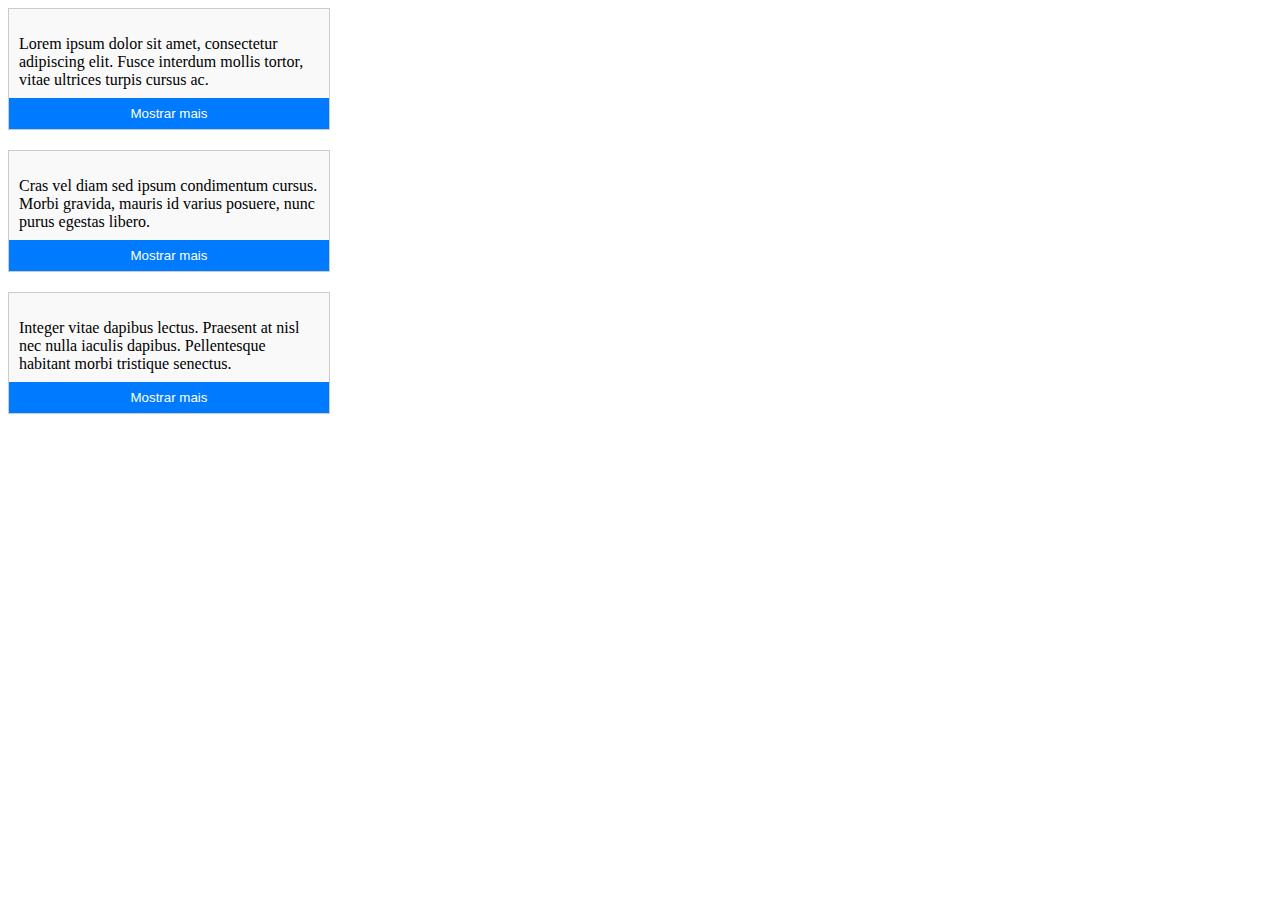
<file: test.html>
<!DOCTYPE html>
<html lang="pt-br">
<head>
  <meta charset="UTF-8">
  <meta name="viewport" content="width=device-width, initial-scale=1.0">
  <title>Múltiplas Caixas de Texto Expansíveis</title>
  <style>
    .cartao_s {
      width: 300px;
      max-height: 100px; /* Altura inicial limitada */
      overflow: hidden;
      transition: max-height 0.4s ease;
      padding: 10px;
      border: 1px solid #ccc;
      background-color: #f9f9f9;
      position: relative; /* Para posicionar o botão dentro da caixa */
      margin-bottom: 20px; /* Espaço entre as caixas */
    }

    .cartao_s.expanded {
      max-height: 500px; /* Altura ao expandir */
    }

    .expand-btn {
      background-color: #007BFF;
      color: white;
      border: none;
      padding: 8px 12px;
      cursor: pointer;
      text-align: center;
      width: 100%;
      position: absolute; /* Posiciona o botão dentro da caixa */
      bottom: 0; /* Alinha o botão na parte inferior */
      left: 0;
    }

    .expand-btn:hover {
      background-color: #0056b3;
    }
    
    .content {
      padding-bottom: 40px; /* Espaço extra para o botão não sobrepor o texto */
    }
  </style>
</head>
<body>

  <div class="cartao_s">
    <div class="content">
      <p>
        Lorem ipsum dolor sit amet, consectetur adipiscing elit. Fusce interdum mollis tortor, vitae ultrices turpis cursus ac.
      </p>
    </div>
    <button class="expand-btn">Mostrar mais</button>
  </div>

  <div class="cartao_s">
    <div class="content">
      <p>
        Cras vel diam sed ipsum condimentum cursus. Morbi gravida, mauris id varius posuere, nunc purus egestas libero.
      </p>
    </div>
    <button class="expand-btn">Mostrar mais</button>
  </div>

  <div class="cartao_s">
    <div class="content">
      <p>
        Integer vitae dapibus lectus. Praesent at nisl nec nulla iaculis dapibus. Pellentesque habitant morbi tristique senectus.
      </p>
    </div>
    <button class="expand-btn">Mostrar mais</button>
  </div>

  <script>
    // Seleciona todos os botões e atribui eventos de clique
    document.querySelectorAll('.expand-btn').forEach(button => {
      button.addEventListener('click', function() {
        const box = this.parentElement; // Acessa a caixa correspondente ao botão clicado
        box.classList.toggle('expanded'); // Alterna a classe "expanded"

        if (box.classList.contains('expanded')) {
          this.textContent = "Mostrar menos"; // Altera o texto do botão
        } else {
          this.textContent = "Mostrar mais"; // Altera o texto do botão
        }
      });
    });
  </script>

</body>
</html>
</file>
<file: style.css>
@import url("https://fonts.googleapis.com/css2?family=Poppins:ital,wght@0,100;0,200;0,300;0,400;0,500;0,600;0,700;0,800;0,900;1,100;1,200;1,300;1,400;1,500;1,600;1,700;1,800;1,900&display=swap");

html {
  scroll-behavior: smooth;
}

/* FAMILIA POPPIN\  */

p,
li {
  font-family: "Poppins", sans-serif;
  font-weight: 300;
  font-style: normal;
}

#logo {
  width: 100%;
  text-align: center;
  grid-column: 4 / span 3;
  border-radius: 6px;
}

#perfil {
  grid-column: span 6;
  filter: grayscale(100%);
  width: 100%;
}

#contacto-button {
  background-color: #0d3d6e; /* Green background */
  border: none; /* Remove borders */
  color: white; /* White text */
  padding: 6px; /* Some padding */
  text-align: center; /* Centered text */
  text-decoration: none; /* Remove underline */
  display: inline-block; /* Inline block element */
  font-size: 16px; /* Font size */
  cursor: pointer; /* Pointer cursor on hover */
  border-radius: 2px; /* Rounded corners */
  /* position: absolute;
            bottom: 0; */
}

#contacto-button:hover {
  transition: background-color 1s ease, color 1s ease;
  background-color: black;
}

#sobremim {
  grid-column: span 5;
  position: relative;
  justify-content: center;
}

main .welcome {
  grid-column: 7 / span 4;
}

.poppins-regular {
  font-family: "Poppins", sans-serif;
  font-weight: 400;
  font-style: normal;
}

h3,
header nav a {
  font-family: "Poppins", sans-serif;
  font-weight: 500;
  font-style: normal;
}

.tgaleria {
  grid-column: 4 / span 6;
  text-align: center;
}

#contacto {
  background-color: #0d3d6e;
  color: white;
  border-radius: 3px;
  padding: 6px;
}

h1,
h2 {
  font-family: "Poppins", sans-serif;
  font-weight: 600;
  font-style: normal;
}

.poppins-bold {
  font-family: "Poppins", sans-serif;
  font-weight: 700;
  font-style: normal;
}

/*  */

.produtos {
  text-decoration: none;
  color: black;
}

body {
  margin: 0;
  font-family: "Poppins";
  background: #f5f5f5;
}

.grid {
  display: grid;
  grid-template-columns: repeat(12, 1fr);
  gap: 30px;
}

header {
  padding: 0px 40px;
  background: #fff;
  align-items: center;
  box-shadow: 3px 3px 5px rgba(0, 0, 0, 0.05);
}

header img {
  width: 80px;
}

header h1 {
  grid-column: span 6;
}

header nav {
  grid-column: 7 / span 6;
  justify-self: end;
}

.sidebar {
  position: fixed;
  top: 0;
  right: 0;
  height: 100vh;
  width: 250px;
  z-index: 999;
  background-color: rgba(0, 0, 0, 0.1);
  backdrop-filter: blur(10px);
  box-shadow: -3px 0 3px rgba(0, 0, 0, 0.05);
  display: none;
  flex-direction: column;
  align-items: center;
  justify-content: center;
}

header nav a {
  color: black;
  margin-left: 10px;
  text-decoration: none;
}
main {
  max-width: 1200px;
  margin: 20px auto;
  padding: 20px;
  align-items: center;
}

main > h2 {
  grid-column: span 12;
  font-size: 1.5em;
  text-align: center;
  /* padding-top: 20px; */
}

main .cartao {
  grid-column: span 4;
  background: white;
  padding: 0px 20px;
  border-radius: 6px;
  box-shadow: 3px 3px 3px rgba(0, 0, 0, 0.05);
  height: 100%;
  text-align: center;
  display: flex;
  flex-direction: column;
  justify-content: center;
  align-items: center;
  cursor: pointer;
}

main .cartao_contacto {
  grid-column: span 12;
  background: white;
  border-radius: 6px;
  box-shadow: 3px 3px 3px rgba(0, 0, 0, 0.05);
  text-align: center;
  display: flex;
  flex-direction: column;
  justify-content: center;
  align-items: center;
}

input[type="text"],
input[type="email"],
select,
textarea {
  width: 100%;
  padding: 12px;
  border: 1px solid #ccc;
  border-radius: 4px;
  box-sizing: border-box;
  margin-top: 6px;
  margin-bottom: 16px;
  resize: vertical;
}

input[value="Enviar"] {
  background-color: black;
  color: white;
  padding: 12px 20px;
  border: none;
  border-radius: 4px;
  cursor: pointer;
  margin-bottom: 19px;
  width: 36px;
}

input[value="Enviar"]:hover {
  background-color: gray;
}

.container {
  border-radius: 5px;
  background-color: #f2f2f2;
  padding: 20px;
}

main .cartao img {
  width: 300px;
}

footer {
  padding: 0px 40px 20px 40px;
  background: #f5f5f5;
  align-items: center;
}

footer .cartao {
  grid-column: span 4;
  background: white;
  padding: 0px 20px;
  border-radius: 6px;
  box-shadow: 3px 3px 3px rgba(0, 0, 0, 0.05);
  text-align: center;
  height: 100%;
}

main .socials {
  grid-column: span 12;
  background: white;
  padding: 0px 20px;
  border-radius: 6px;
  box-shadow: 3px 3px 3px rgba(0, 0, 0, 0.05);
  text-align: center;
  height: 83px;
  display: flex;
  align-items: center;
  justify-content: space-around;
}

.socials a {
  height: 50%;
}

.socials a svg {
  height: 100%;
}

.cartao_s {
  grid-column: span 6;
  background: white;
  padding: 0px 20px 20px 20px;
  border-radius: 6px;
  box-shadow: 3px 3px 3px rgba(0, 0, 0, 0.05);
  text-align: center;
  /* height: 100%; */
  display: flex;
  flex-direction: column;
  align-items: center;
  /* justify-content: center; */
  /*  */
  max-height: 200px; /* Altura inicial limitada */
  overflow: hidden;
  transition: max-height 0.4s ease;
  position: relative;
  /* Para posicionar o botão dentro da caixa */
}

.cartao_s.expanded {
  max-height: 100%;
  height: 100%; /* Altura ao expandir */
  justify-content: center;
}

.expand-btn {
  background-color: black;
  color: white;
  border: none;
  padding: 8px 12px;
  cursor: pointer;
  text-align: center;
  width: 100%;
  position: absolute;
  /* Posiciona o botão dentro da caixa */
  bottom: 0; /* Alinha o botão na parte inferior */
  left: 0;
  margin-top: 60px;
}

.expand-btn:hover {
  background-color: grey;
}

.cartao_s p,
ul {
  text-align: start;
}

.cartao_s p {
  text-indent: 1em;
}

.cartao_s img {
  width: 200px;
}

.cartao img {
  margin: 30px 0px;
  border-radius: 5px;
}

/* EFEITO NAVBAR */
nav a {
  position: relative;
}

div.branding {
  grid-column: 2 / span 10;
  position: relative;
  /* width: 50vw; */
  /* height: 0; */
  padding-top: 56.25%;
  padding-bottom: 0;
  box-shadow: 0 2px 8px 0 rgba(63, 69, 81, 0.16);
  /* margin-top: 1.6em;
  margin-bottom: 0.9em; */
  overflow: hidden;
  border-radius: 8px;
  will-change: transform;
}

nav a::after {
  content: "";
  display: block;
  height: 2px;
  width: 0;
  background-color: #333;
  position: absolute;
  bottom: 0;
  left: 50%;
  transform: translateX(-50%);
  transition: width 0.3s ease-in-out, transform 0.3s ease-in-out;
}

nav a#contacto::after {
  content: none;
}

nav a#contacto:hover {
  transition: background-color 1s ease, color 1s ease;
  background-color: black;
}

nav a:hover::after {
  width: 100%;
}

/* FIM EFEITO */
.menuButton {
  display: none;
}
@media screen and (max-width: 960px) {
  /* header nav a {
    color: #023265;
  } */

  .menuButton {
    display: block;
  }
  main img {
    grid-column: 2 / span 10;
  }
  main .welcome {
    grid-column: 3 / span 8;
    text-align: center;
  }

  main .cartao {
    grid-column: 2 / span 10;
  }

  main .socials {
    grid-column: 2 / span 10;
  }

  main .cartao_s {
    grid-column: span 10;
  }

  div.welcome {
    grid-column: 2 / span 10;
  }

  header nav {
    grid-column: 12;
  }
  header.grid {
    padding: 0px;
    width: 100%;
  }

  header a {
    grid-column: span 3;
  }

  #sobremim {
    grid-column: span 12;
  }

  #expandableBox {
    grid-column: span 12;
  }

  div#sobremim a {
    margin-left: 35%;
    width: 30%;
  }

  #perfil {
    grid-column: 1 / span 10;
  }

  .hideOnMobile {
    display: none;
  }

  a#contacto {
    display: none;
  }

  main .cartao img {
    width: 100%;
  }
  footer .cartao {
    grid-column: 2 / span 10;
    height: 100%;
  }
  footer {
    padding: 0px 10px 20px;
    margin-bottom: 10px;
  }
  main.grid {
    margin: 20 0px;
    padding-top: 0;
  }
  #logo {
    width: 50%;
    grid-column: 5 / span 8;
  }
  header img {
    grid-column: span 2;
  }

  div.branding {
    grid-column: span 12;
  }
}

div.cartao_contacto {
  padding: 2%;
}

#sitacao {
  margin-top: 0px;
}

@media (max-width: 600px) {
  .sidebar {
    width: 100%;
  }
}
</file>
